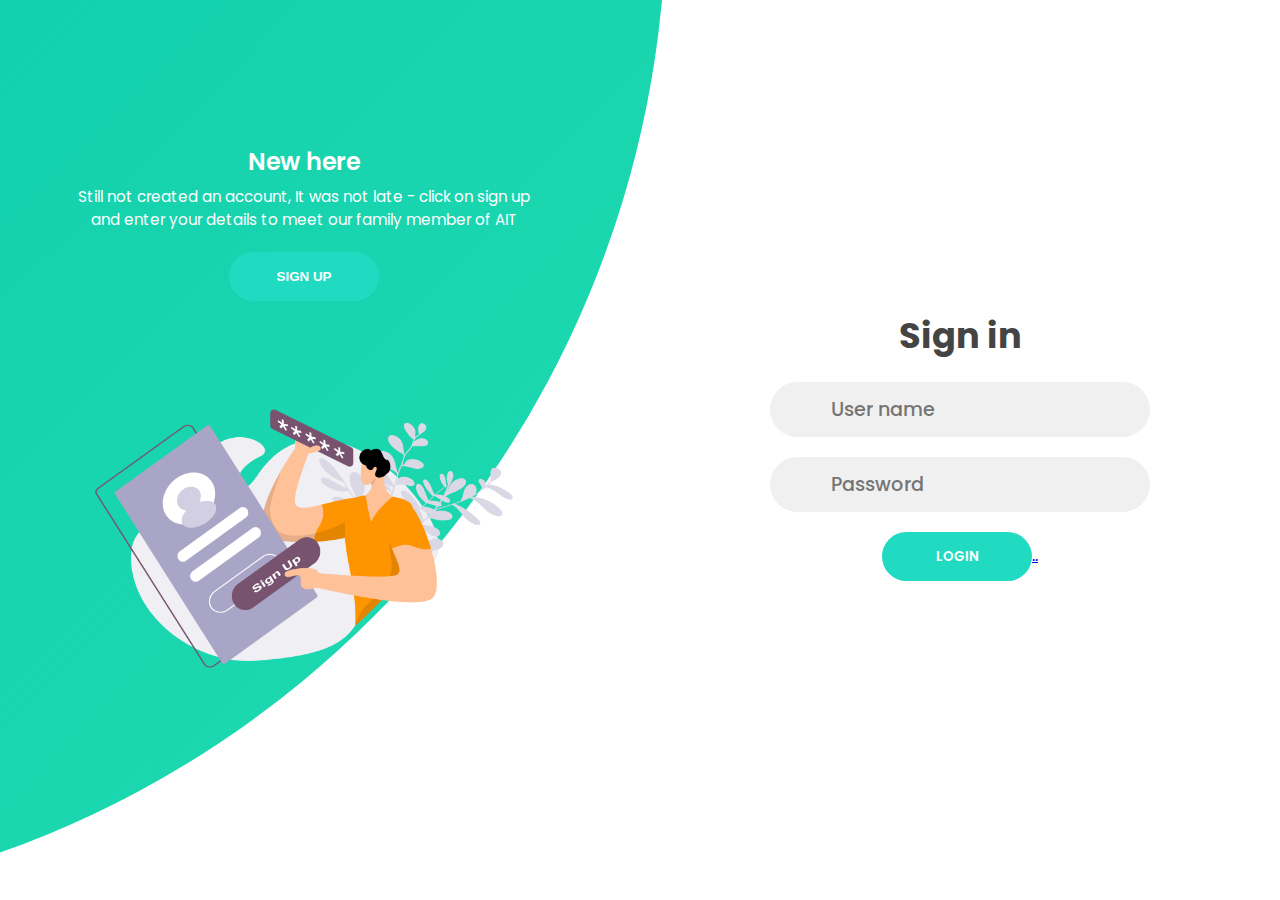
<file: index.html>
<!DOCTYPE html>
<html lang="en">
<head>
    <meta charset="UTF-8">
    <meta http-equiv="X-UA-Compatible" content="IE=edge">
    <meta name="viewport" content="width=device-width, initial-scale=1.0">
    <link 
    rel="stylesheet" 
    href="https://cdnjs.cloudflare.com/ajax/libs/font-awesome/5.15.2/css/all.min.css" integrity="sha512-HK5fgLBL+xu6dm/Ii3z4xhlSUyZgTT9tuc/hSrtw6uzJOvgRr2a9jyxxT1ely+B+xFAmJKVSTbpM/CuL7qxO8w==" crossorigin="anonymous" referrerpolicy="no-referrer" 
    />
    <title>Sign in and sign up</title>
    <link rel="stylesheet" href="style.css">
</head>
<body>

    <div class="container">
        <div class="forms-container">
            <div class="signin-signup">
                <form action="#" class="sign-in-form">
                    <h2 class="title">Sign in</h2>
                    <div class="input-field">
                        <i class="fas fa-user"></i>
                        <input type="text" placeholder="User name" />
                    </div>
                    <div class="input-field">
                        <i class="fas fa-lock"></i>
                        <input type="password" placeholder="Password" />
                    </div>
                    <a href="home.html">  
                        <a href="home.html" ><input type="submit" class="btn solid" value="Login">..
                        
                </form>
            </div>

            <div class="signup-signup">
                <form action="#" class="sign-up-form">
                    <h2 class="title">Sign up</h2>
                    <div class="input-field">
                        <i class="fas fa-user"></i>
                        <input type="text" placeholder="User name" />
                    </div>
                    <div class="input-field">
                        <i class="fas fa-envelope"></i>
                        <input type="email" placeholder="AIT email" />
                    </div>
                    <div class="input-field">
                        <i class="fas fa-lock"></i>
                        <input type="password" placeholder="Password" />
                    </div>
                    <div class="input-field">
                        <i class="fas fa-lock"></i>
                        <input type="password" placeholder="Confirm Password" />
                    </div>
                    <input type="submit" class="btn solid" value="Login" />
                    <p class="social-text">Or sign up directly by clicking here</p>
                    <a href="" class="social-icon">
                        <i class="fab fa-google"></i>
                    </a>


                </form>
            </div>
        </div>
        <div class="panels-container">
            <div class="panel left-panel">
                <div class="content">
                    <h3>New here</h3>
                    <p>Still not created an account, It was not late - click on sign up and enter your details to meet our family member of AIT </p>
                    <button class="btn transparent" id="sign-up-button">Sign up</button>
                </div>
                <img src="sign-up-form.png" alt="" class="image">
            </div>
            <div class="panel right-panel">
                <div class="content">
                    <h3>One of us</h3>
                    <p>Already created an account , cool !! , Just click on this sign in button and enter the username and password ...</p>
                    <button class="btn transparent" id="sign-in-button">Sign in</button>
                </div>
                <img src="sign-in-form.png" alt="" class="image">
            </div>
        </div>
    </div>
    <script src="app.js"></script>
</body>
</html>
</file>
<file: style.css>
@import url('https://fonts.googleapis.com/css2?family=Poppins:wght@300;400;600;700&display=swap');

* {
    margin: 0;
    padding: 0;
    box-sizing: border-box;
}

body,
input {
    font-family: 'Poppins', sans-serif;
}

.container {
    
    position: relative;
    width: 100%;
    background-color: #fff;
    min-height: 100vh;
    overflow: hidden;
}

.forms-container {
    
    position: absolute;
    width: 100%;
    height: 100%;
    top: 0;
    left: 0;
}

.container::before {
    content: '';
    position: absolute;
    height: 2000px;
    width: 2000px;
    top: -10%;
    right: 48%;
    background-image: linear-gradient(-45deg, #20dcb2 0%,#00bfa6 100%);
    transform: translateY(-50%);
    border-radius: 50%;
    z-index: 6;
    transition: 1.8s ease-in-out;
}

form {
    display: flex;
    flex-direction: column;
    justify-content: center;
    align-items: center;
    padding: 0 5rem;
    grid-column: 1 / 2;
    grid-row: 1 / 2;
    
}

.title {
    font-size: 2.2rem;
    color: #444;
    margin-bottom: 10px;
}

.input-field {
    
    max-width: 380px;
    width: 100%;
    height: 55px;
    background-color: #f0f0f0;
    margin: 10px 0;
    border-radius: 55px;
    display: grid;
    grid-template-columns: 15% 85%;
    padding: 0 0.4rem;
    position: relative;
}

.input-field i {
    
    text-align: center;
    line-height: 55px;
    color: #acacac;
    font-size: 1.5rem;
}

.input-field input {
    
    background: none;
    outline: none;
    border: none;
    line-height: 1;
    font-weight: 600;
    font-size: 1.2rem;
    color: #333;
}

.input-field input:placeholder-shown{
    color: #aaa;
    font-weight: 500;
}

.btn {
    width: 150px;
    height: 49px;
    outline: none;
    border: none;
    border-radius: 48px;
    background-color: #20dbc2;
    color: white;
    text-transform: uppercase;
    font-weight: 600;
    margin: 10px 0;
    transition: all 0.5s;

}

.btn:hover {
    background-color: #00bfa6;
}

.social-text {
    padding: 0.7rem 0;
}

.social-media {
    display: flex;
    justify-content: center;

}

.social-icon {
    height: 46px;
    width: 46px;
    border: 1px solid #333;
    margin: 0 0.45rem;
    display: flex;
    justify-content: center;
    align-items: center;
    text-decoration: none;
    color: #333;
    font-size: 1.3rem;
    border-radius: 50%;
    transition: all 0.5s;
}

.social-icon:hover {
    color: #20dbc2;
    border-color: #00bfa6;
}

.signin-signup {
    
    position:absolute;
    top: 50%;
    left: 75%;
    transform: translate(-50%,-50%);
    display: grid;
    grid-template-columns: 1fr;
    z-index: 8;
}

.signup-signup {
    
    position:absolute;
    top: 50%;
    right: 50%;
    transform: translate(-50%,-50%);
    display: grid;
    grid-template-columns: 1fr;
    z-index: 7;
}

form.sign-in-form {
    z-index: 2;
}

form.sign-up-form{
    z-index: 1;
    opacity: 0;
}

.image{
    width: 100%;
    transition: 1.1s 0.4s ease-in-out;
}

.panels-container {
    position: absolute;
    width: 100%;
    height: 100%;
    top: 0;
    left: 0;
    display: grid;
    grid-template-columns: repeat(2 , 1fr);
}

.panel{
    display: flex;
    flex-direction: column;
    align-items: center;
    justify-content: center;
    text-align: center;
    z-index: 7;
}

.left-panel{
    padding: 3rem 17% 2rem 12%;
}

.right-panel{
    padding: 3rem 12% 2rem 17%;
}

.panel .content {
    color: #fff;
    transition: 0.9s 0.6s ease-in-out;
}

.panel h3{
    font-weight: 600;
    line-height: 1;
    font-size: 1.5rem;
}

.panel p{
    font-size: 0.95rem;
    padding: 0.7rem 0;
}

.btn.transaparent {
    margin: 0;
    background: none;
    border: 2px solid #fff;
    width: 130px;
    height: 41px;
    font-weight: 600;
    font-size: 0.8rem;
}

.right-panel .content,
.right-panel .image {
    transform: translateX(800px);
}

.container.sign-up-mode::before {
    transform: translate(100%,-50%);
    right: 52%;
}

.container.sign-up-mode .left-panel .image,
.container.sign-up-mode .left-panel .content {
    transform: translate(-800px);
}

.container.sign-up-mode .right-panel .image,
.container.sign-up-mode .right-panel .content{
    transform: translateX(0%);
}

.container.sign-up-mode .left-panel{
    pointer-events: none;
}

.container.sign-up-mode .right-panel {
    pointer-events: all;
}

.container.sign-up-mode .signin-signup {
    left: 25%;
}

.container.sign-up-mode form.sign-in-form{
    z-index: 1;
    opacity: 0;
}

.container.sign-up-mode form.sign-up-form{
    z-index: 2;
    opacity: 1;
}
</file>
